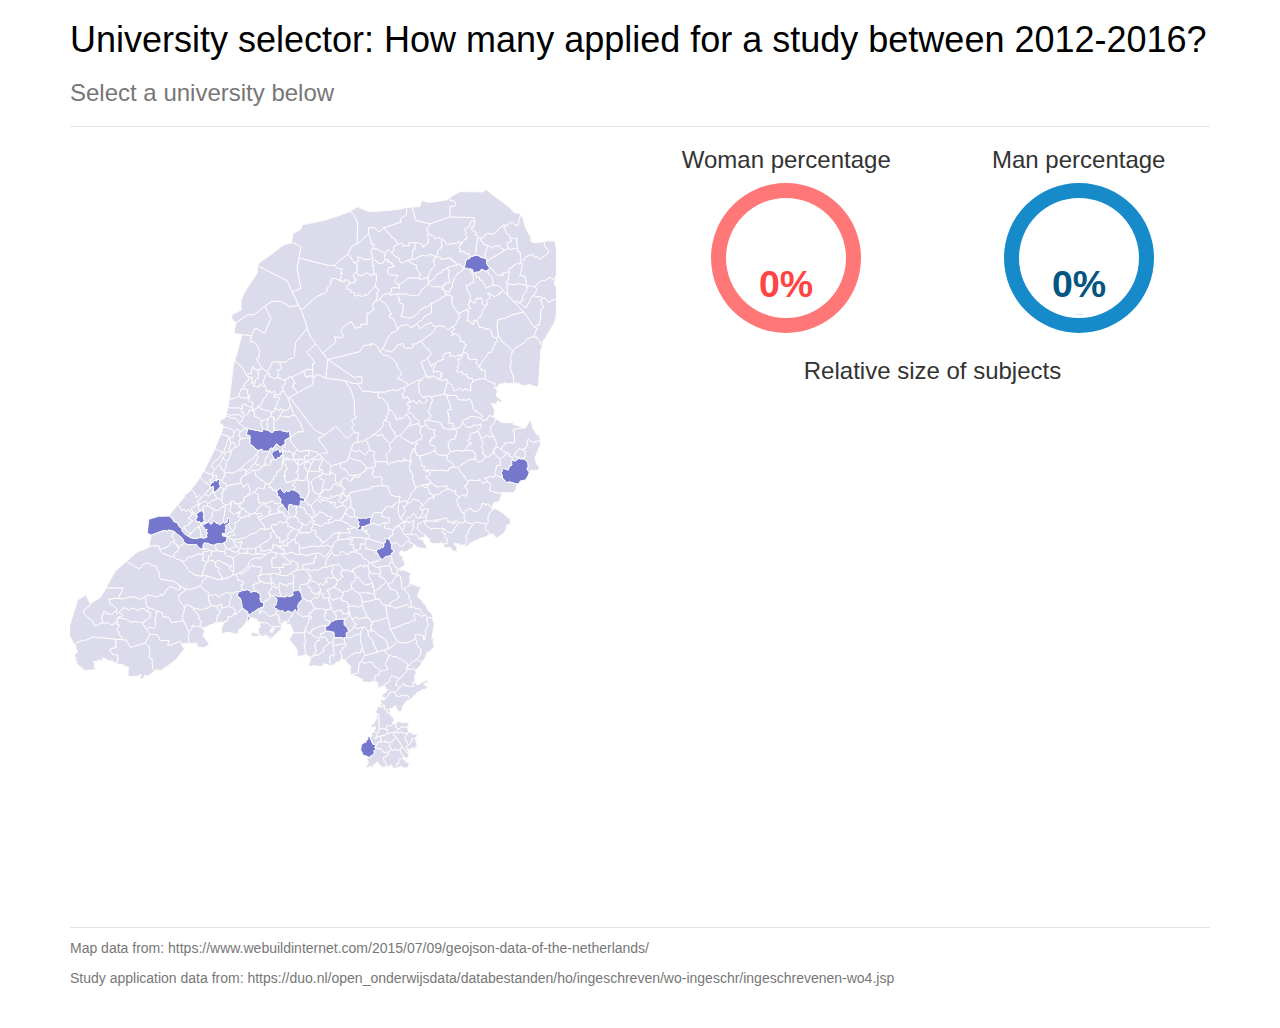
<file: index.html>
<!DOCTYPE html>
<html lang="en">
<head>

<meta charset="utf-8">
<meta http-equiv="X-UA-Compatible" content="IE=edge">
<meta name="viewport" content="width=device-width, initial-scale=1">

<link rel="stylesheet" href="./bootstrap.min.css">
<style type="text/css">
.header {
  padding-bottom: 10px;
  border-bottom: 1px solid #e5e5e5;
}

.footer {
  padding-top: 10px;
  color: #777;
  border-top: 1px solid #e5e5e5;
}

.h1 {
	color : "white";
}

.liquidFillGaugeText { font-family: Helvetica; font-weight: bold; }
</style>

<script src="./d3.v3.min.js"></script>
<script src="./topojson.v1.min.js"></script>
<script src="./datamaps.none.min.js"></script>
<script src="./jquery-3.2.1.min.js"></script>
<script src="./bootstrap.min.js"></script>
<script src="./Gauge/liquidFillGauge.js" language="JavaScript"></script>
</head>
<body>

<div class="container">
  <header class="header clearfix">
    <h1 class="" style="color:black">University selector: How many applied for a study between 2012-2016?</h1>
    <h3 class="text-muted">Select a university below</h3>
  </header>
  <div class="row">
    <div class="col-md-6">
      <div id="arcs" style="height: 800px; width: 486px;"></div>
    </div>
    <div class="col-md-6">
        <div class="row">
          <div class="col-md-6">
            <center><h3 class="">Woman percentage</h3></center>
            <svg id="fillgauge1" width="100%" height="150"></svg>
          </div>
            <div class="col-md-6">
              <center><h3 class="">Man percentage</h3></center>
              <svg id="fillgauge2" width="100%" height="150"></svg>
            </div>
        </div>
        <div class="row">
          <div class="col-md-12">
            <center><h3 class="">Relative size of subjects</h3></center>
            <svg id="uni" width="486" height="486" font-family="sans-serif" font-size="10" text-anchor="middle"></svg>
          </div>
        </div>
    </div>
  </div>
  <footer class="footer">
    <p>Map data from: https://www.webuildinternet.com/2015/07/09/geojson-data-of-the-netherlands/</p>
    <p>Study application data from: https://duo.nl/open_onderwijsdata/databestanden/ho/ingeschreven/wo-ingeschr/ingeschrevenen-wo4.jsp</p>
  </footer>
</div>


<script>
  var map = new Datamap({
    element: document.getElementById('arcs'),
    geographyConfig: {
      dataUrl: 'new.json'
    },
    scope: 'townships',
    fills: {
      defaultFill: '#dbdbeb',
      hasUni: '#7577CD'
    },
    data: {
      "Amsterdam": {fillKey: "hasUni"},
      "Breda": {fillKey: "hasUni"},
      "Delft": {fillKey: "hasUni"},
      "Eindhoven": {fillKey: "hasUni"},
      "Enschede": {fillKey: "hasUni"},
      "Groningen (Gr)": {fillKey: "hasUni"},
      "Leiden": {fillKey: "hasUni"},
      "Maastricht": {fillKey: "hasUni"},
      "Nijmegen": {fillKey: "hasUni"},
      "Rotterdam": {fillKey: "hasUni"},
      "Tilburg": {fillKey: "hasUni"},
      "Utrecht (Ut)": {fillKey: "hasUni"},
      "Wageningen": {fillKey: "hasUni"}
    },
    setProjection: function(element) {
      var projection = d3.geo.mercator()
        .center([6, 52])
        .scale(7200)
        .translate([element.offsetWidth / 2 + 93, element.offsetHeight / 2 - 10]);

       var path = d3.geo.path().projection(projection);
       return {path: path, projection: projection};
    }
  });
  $(function(){
    $("#arcs").click(function(event){
      $("header > h3").text("");
      var target = $(event.target);
      if(target.hasClass("datamaps-subunit")){
        var city = target.attr("class").substring(17);
        switch(city){
          case "Amsterdam":
          case "Breda":
          case "Delft":
          case "Eindhoven":
          case "Enschede":
          case "Groningen (Gr)":
          case "Leiden":
          case "Maastricht":
          case "Nijmegen":
          case "Rotterdam":
          case "Tilburg":
          case "Utrecht (Ut)":
          case "Wageningen":
            $("header > h3").text(city);
            uni(city);
            gauge1.update(Math.round(vrouw(city)));
            gauge2.update(Math.round(man(city)));
            break;
          default:
            $("header > h3").text("This municipality ("+ city +") doesn't have a university");
        }
      }
    });
  });

  var diameter = 486,
      format = d3.format(",d"),
      color = d3.scale.category20c();

  var bubble = d3.layout.pack()
      .sort(null)
      .size([diameter, diameter])
      .padding(1.5);

  var svg = d3.select("#uni")
      .attr("class", "bubble");

  var tooltip = d3.select("body")
      .append("div")
      .style("position", "absolute")
      .style("z-index", "10")
      .style("visibility", "hidden")
      .style("color", "white")
      .style("padding", "8px")
      .style("background-color", "rgba(0, 0, 0, 0.75)")
      .style("border-radius", "6px")
      .style("font", "12px sans-serif")
      .text("tooltip");

  function uni(city){
    $("#uni").fadeOut("fast", function(){
      svg.html("");
      d3.json("Universiteiten/" + city +".json", function(error, root) {
        var node = svg.selectAll(".node")
            .data(bubble.nodes(classes(root))
            .filter(function(d) { return !d.children; }))
          .enter().append("g")
            .attr("class", "node")
            .attr("transform", function(d) { return "translate(" + d.x + "," + d.y + ")"; });

        node.append("circle")
            .attr("r", function(d) { return d.r; })
            .style("fill", function(d) { return color(d.className); })
            .on("mouseover", function(d) {
                    tooltip.text(d.className + ": " + format(d.value) + " attendances in total");
                    tooltip.style("visibility", "visible");
            })
            .on("mousemove", function() {
                return tooltip.style("top", (d3.event.pageY-10)+"px").style("left",(d3.event.pageX+10)+"px");
            })
            .on("mouseout", function(){return tooltip.style("visibility", "hidden");});

        node.append("text")
            .attr("dy", ".3em")
            .style("text-anchor", "middle")
            .style("pointer-events", "none")
            .text(function(d) { return d.className.substring(0, d.r / 3); });
      });
      $(this).fadeIn("fast");
    });
  }

  // Returns a flattened hierarchy containing all leaf nodes under the root.
  function classes(root) {
    var classes = [];

    function recurse(name, node) {
      if (node.children) node.children.forEach(function(child) { recurse(node.name, child); });
      else classes.push({packageName: name, className: node.name, value: node.size});
    }

    recurse(null, root);
    return {children: classes};
  }

  var manvrouwdata = {"Amsterdam": {"Man":44.54838800190802,"Vrouw":55.45161199809198},
                      "Breda": {"Man":28.23920265780731,"Vrouw":71.76079734219269},
                      "Delft": {"Man":76.70306012609565,"Vrouw":23.29693987390435},
                      "Eindhoven": {"Man":77.73764456638766,"Vrouw":22.262355433612336},
                      "Enschede": {"Man":63.990879522516177,"Vrouw":36.00912047748382},
                      "Groningen (Gr)": {"Man":49.16494288596554,"Vrouw":50.83505711403446},
                      "Leiden": {"Man":40.97824174535218,"Vrouw":59.021758254647817},
                      "Maastricht": {"Man":44.10603170933749,"Vrouw":55.893968290662517},
                      "Nijmegen": {"Man":42.88842981625013,"Vrouw":57.11157018374986},
                      "Rotterdam": {"Man":51.860434322033899,"Vrouw":48.139565677966107},
                      "Tilburg": {"Man":52.98628413846489,"Vrouw":47.01371586153511},
                      "Utrecht (Ut)": {"Man":41.94416057690454,"Vrouw":58.05583942309547},
                      "Wageningen": {"Man":45.95264439035185,"Vrouw":54.04735560964815}
                    };

    //LAAD VROUW
    var config1 = liquidFillGaugeDefaultSettings();
    config1.circleColor = "#FF7777";
    config1.textColor = "#FF4444";
    config1.waveTextColor = "#FFAAAA";
    config1.waveColor = "#FFDDDD";
    config1.circleThickness = 0.2;
    config1.textVertPosition = 0.2;
    config1.waveAnimateTime = 1000;
    var gauge1 = loadLiquidFillGauge("fillgauge1", 0, config1);
    //LAAD MAN
    var config2 = liquidFillGaugeDefaultSettings();
    config2.circleColor = "#178BCA";
    config2.textColor = "#045681";
    config2.waveTextColor = "#A4DBf8";
    config2.waveColor = "#178BCA";
    config2.circleThickness = 0.2;
    config2.textVertPosition = 0.2;
    config2.waveAnimateTime = 1000;
    var gauge2= loadLiquidFillGauge("fillgauge2", 0, config2);

    function man(city){
      return manvrouwdata[city].Man;
    }

    function vrouw(city){
      return manvrouwdata[city].Vrouw;
    }
</script>
</body>
</html>
</file>
